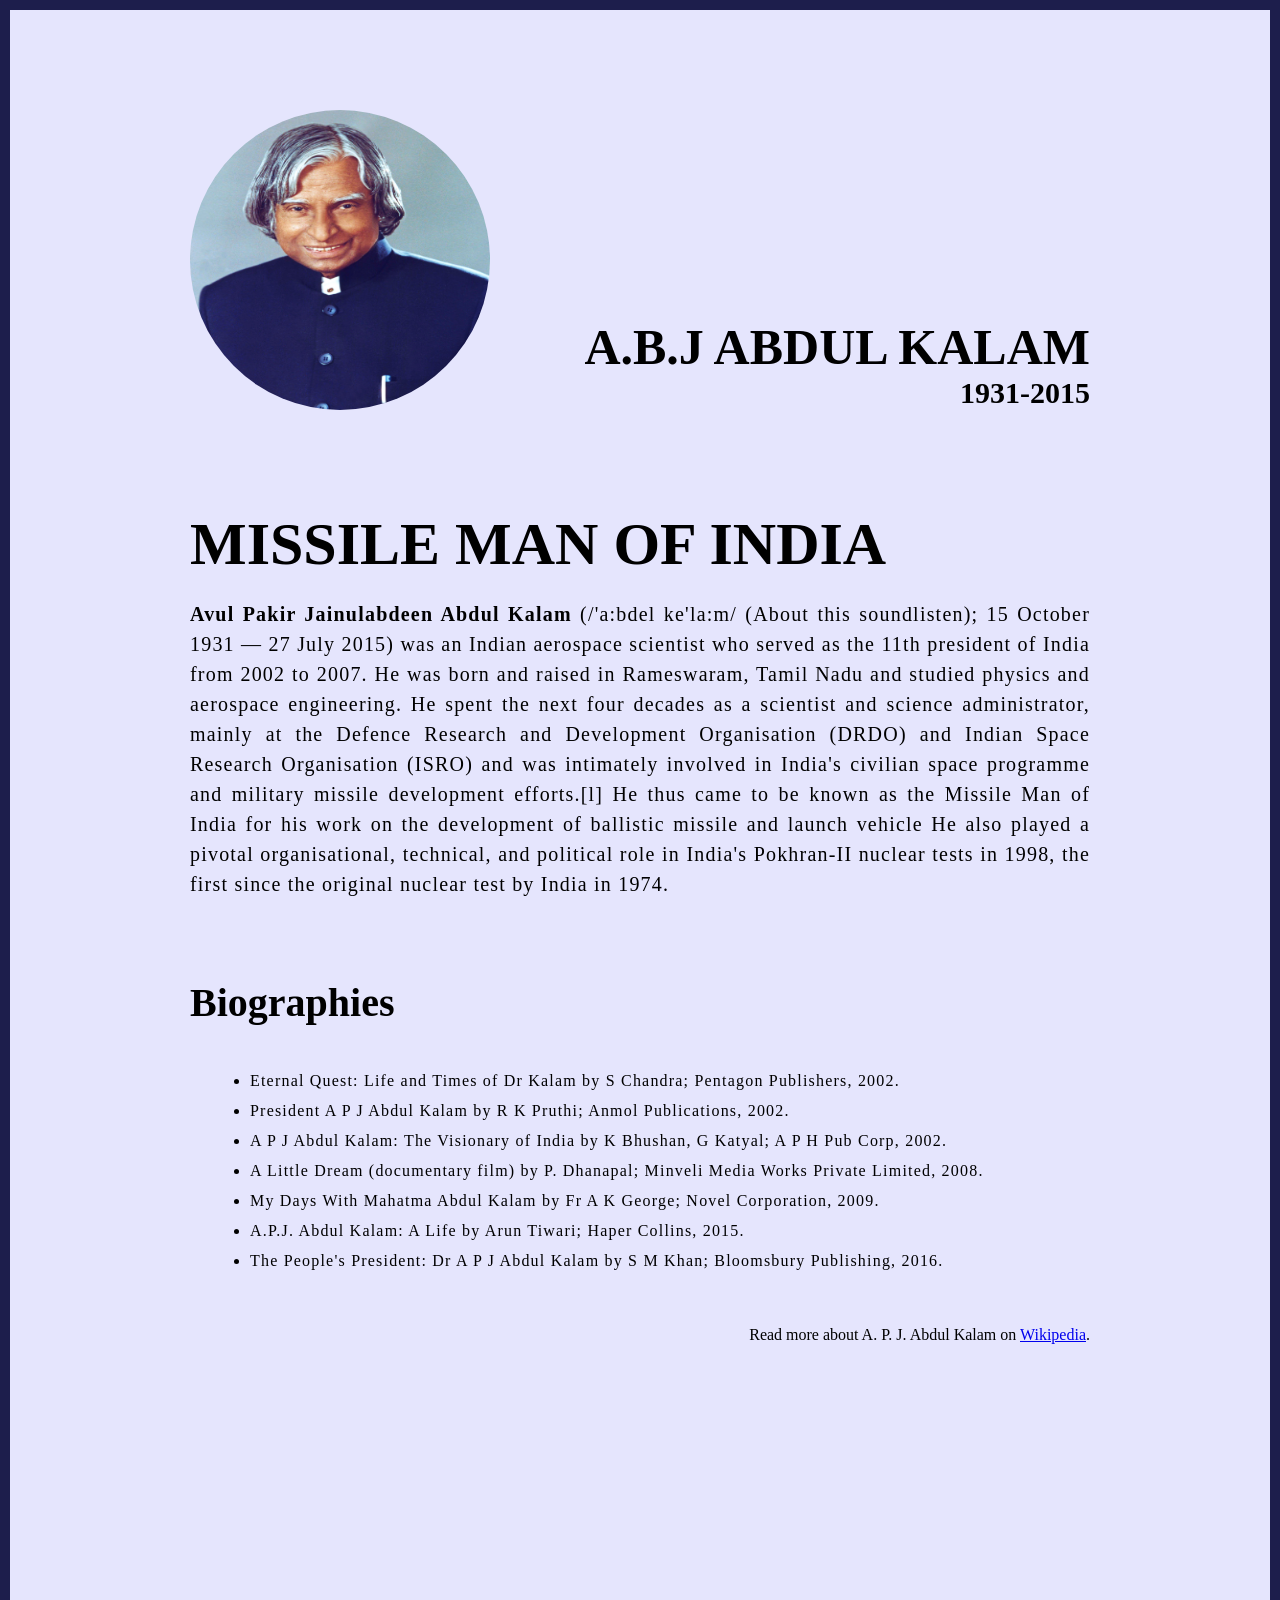
<file: project 1/index.html>
<!DOCTYPE html>
<html lang="en">
<head>
    <meta charset="UTF-8">
    <meta name="viewport" content="width=device-width, initial-scale=1.0">
    <title>the tribute website| A.B.J abdul kalam</title>
    <link rel="stylesheet" href="style.css">
</head>
<body>
    <div class="container">
         <div class="content"> 

            <section class="top_section">

                <div class="image_container">
                    <img src="./images/A._P._J._Abdul_Kalam.jpg" alt="tribute">

                </div>
                <div>
                    <h1>A.B.J Abdul Kalam</h1>
                    <h4>1931-2015</h4>
                </div>
            </section>
        
            <section class="middle_section">
                <div>
                    <h2>missile man of India</h2>
                   

              <p><b>Avul Pakir Jainulabdeen Abdul Kalam </b>(/'a:bdel ke'la:m/ (About this soundlisten); 15 October 1931 — 27 July 2015) was an Indian
                aerospace scientist who served as the 11th president of India from 2002 to 2007. He was born and raised in Rameswaram, Tamil
                Nadu and studied physics and aerospace engineering. He spent the next four decades as a scientist and science administrator,
                mainly at the Defence Research and Development Organisation (DRDO) and Indian Space Research Organisation (ISRO) and was
                intimately involved in India's civilian space programme and military missile development efforts.[l] He thus came to be known as
                the Missile Man of India for his work on the development of ballistic missile and launch vehicle He also played
                a pivotal organisational, technical, and political role in India's Pokhran-II nuclear tests in 1998, the first since the original nuclear
                test by India in 1974.</p>
            </div>
            </section>
            <section class="bottom_section">
                <h4>Biographies</h4>
                <ul><li>Eternal Quest: Life and Times of Dr Kalam by S Chandra; Pentagon Publishers, 2002.</li>
                <li>President A P J Abdul Kalam by R K Pruthi; Anmol Publications, 2002.</li>
                <li>A P J Abdul Kalam: The Visionary of India by K Bhushan, G Katyal; A P H Pub Corp, 2002.</li>
                <li>A Little Dream (documentary film) by P. Dhanapal; Minveli Media Works Private Limited, 2008.</li>
                <li>My Days With Mahatma Abdul Kalam by Fr A K George; Novel Corporation, 2009.</li>
                <li>A.P.J. Abdul Kalam: A Life by Arun Tiwari; Haper Collins, 2015.</li>
                <li>The People's President: Dr A P J Abdul Kalam by S M Khan; Bloomsbury Publishing, 2016.</li>
                </ul>
            </section>
            <footer class="footer">
                <p>Read more about A. P. J. Abdul Kalam on  <a href="https://en.wikipedia.org/wiki/A._P._J._Abdul_Kalam">  Wikipedia</a>.</p>
                </footer>
         </div>
    </div>
</body>
</html>
</file>
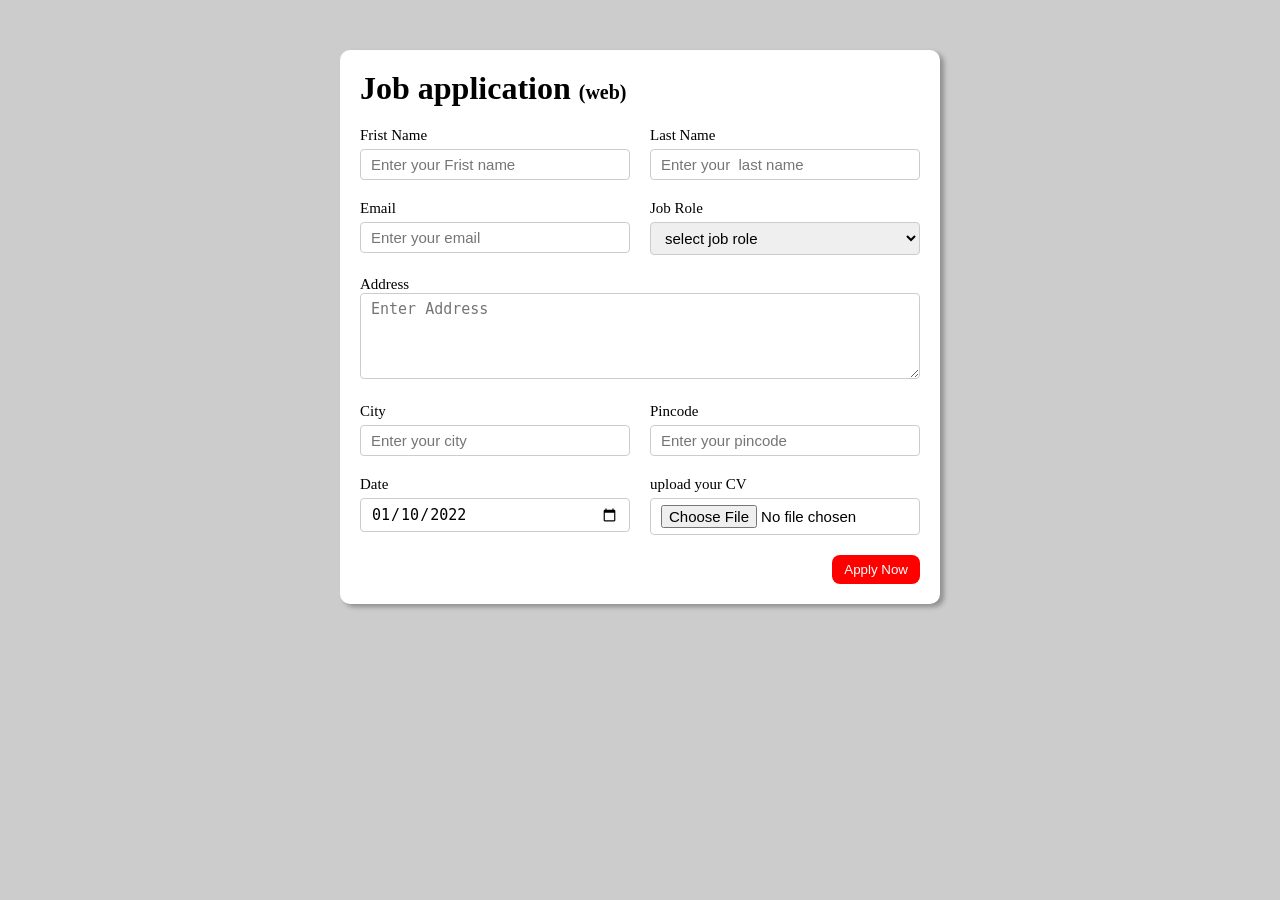
<file: project 2/index.html>
<!DOCTYPE html>
<html lang="en">
<head>
    <meta charset="UTF-8">
    <meta name="viewport" content="width=device-width, initial-scale=1.0">
    <title>Job application form</title>
    <link rel="stylesheet" href="style.css">
</head>
<body>
    <div class="container">
        <div class="apply_box">
            <h1>Job application <span class="tittle_small">(web)</span></h1>
            <form action="">
                <div class="form_container">

                    <div class="form_control">
                        <label for="frist_name">Frist Name</label>
                        <input type=" text" id="frist_name" name="frist_name" placeholder="Enter your Frist name">
                    </div>


                    <div class="form_control">
                        <label for="last_name">Last Name</label>
                        <input type=" text" id="last_name" name="last_name" placeholder="Enter your  last name">
                    </div>


                    <div class="form_control">
                        <label for="email">Email</label>
                        <input type="email" id="email" name="email" placeholder="Enter your email">
                    </div>


                    <div class="form_control">
                        <label for="job_role">Job Role</label>
                       <select name="job_role" id="job_role">
                        <option value="">select job role</option>
                        <option value="frontend">Frontend Developer </option>
                        <option value="backend">Backend Developer</option>
                        <option value="full_stack">Full Stack</option>
                        <option value="ui_ux">UI UX Developer</option>
                       </select>
                    </div>


                       <div class="address">
                        <label for="address">Address</label>
                        <textarea name="address" id="address" rows="4" cols="50" placeholder="Enter Address"></textarea>
                      </div>

                    <div class="form_control">
                        <label for="city">City</label>
                        <input type="text" id="city" name="city" placeholder="Enter your city">
                    </div>

                    <div class="form_control">
                        <label for="pincode">Pincode</label>
                        <input type="number" id="pincode" name="pincode" placeholder="Enter your pincode">
                    </div>

                    <div class="form_control">
                        <label for="date">Date</label>
                        <input type="date" id="date" name="date" value="2022-01-10">
                    </div>

                    <div class="form_control">
                        <label for="upload">upload your CV</label>
                        <input type="file" id="upload" name="upload" >
                    </div>


                    </div>
                    <div class="button_container">

                        <button type="submit">Apply Now </button>
                    </div>
                </div>

            </form>
        </div>
    </div>
</body>
</html>
</file>
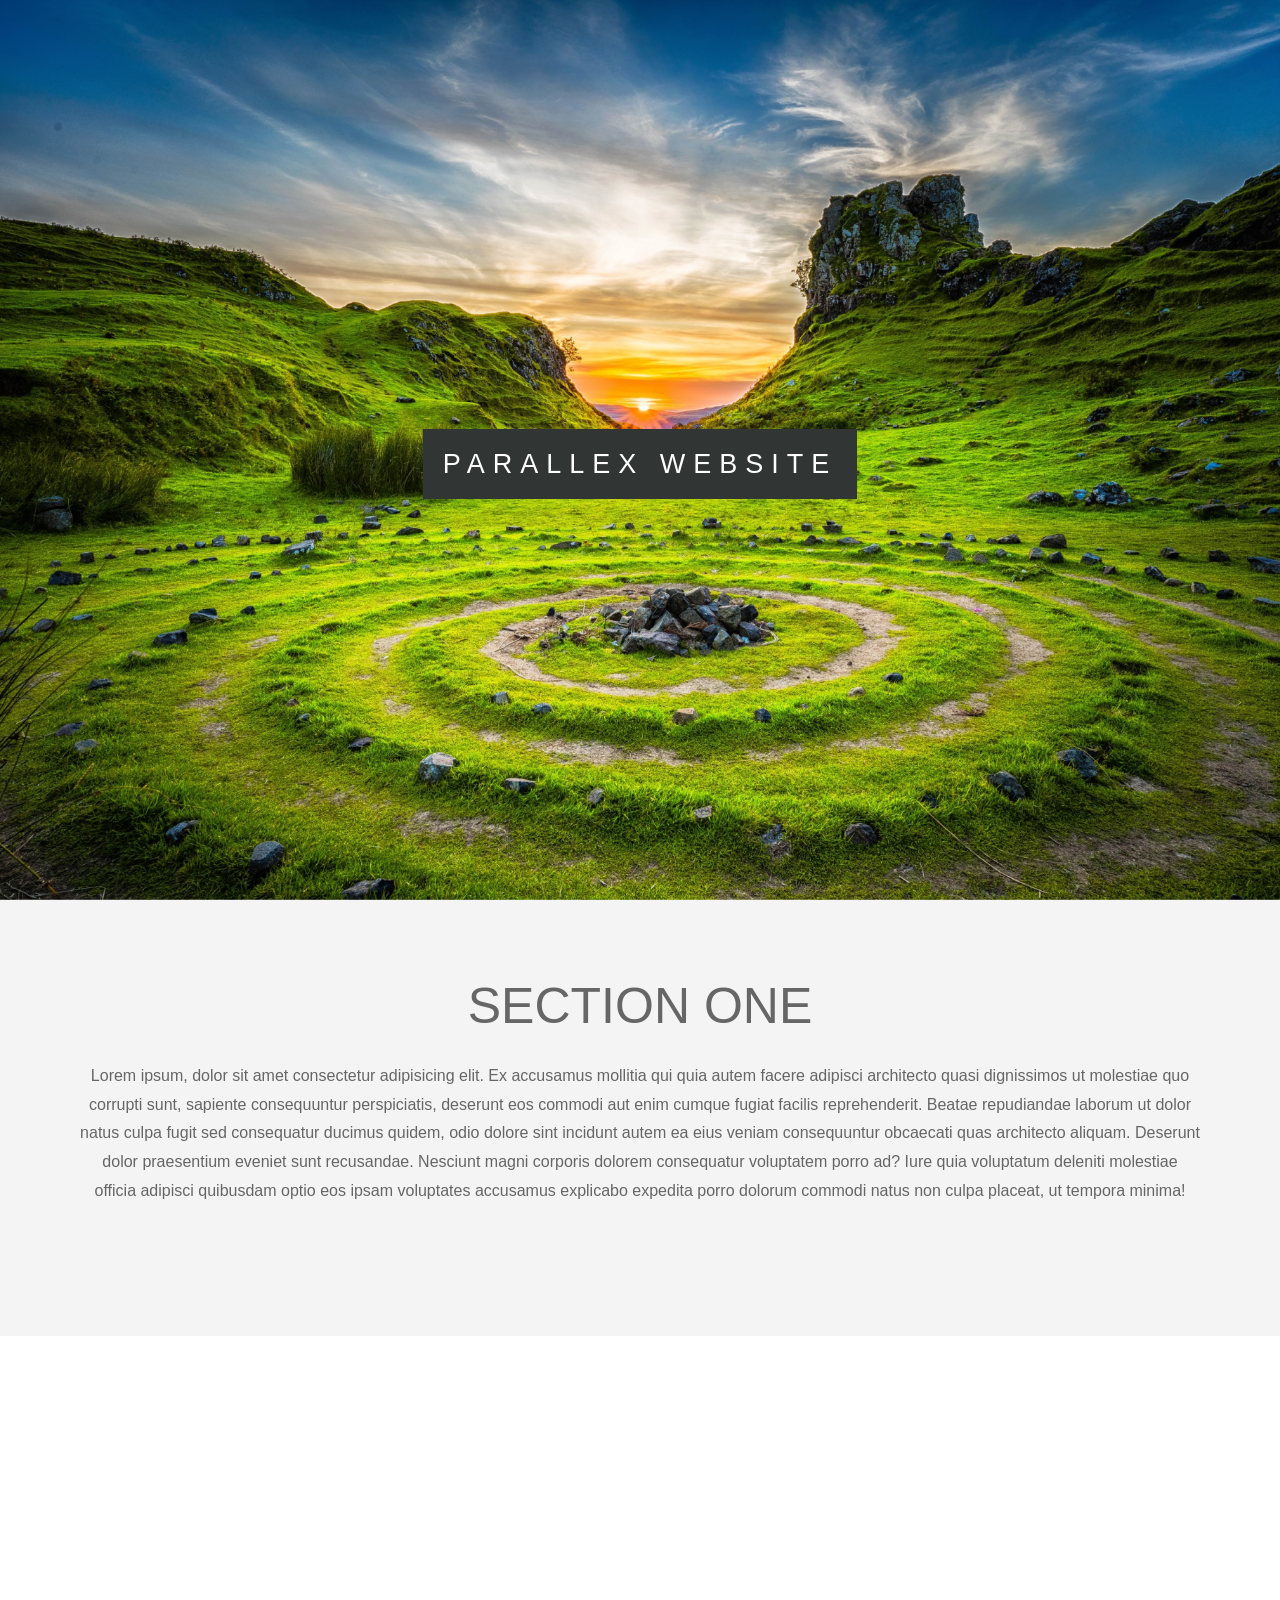
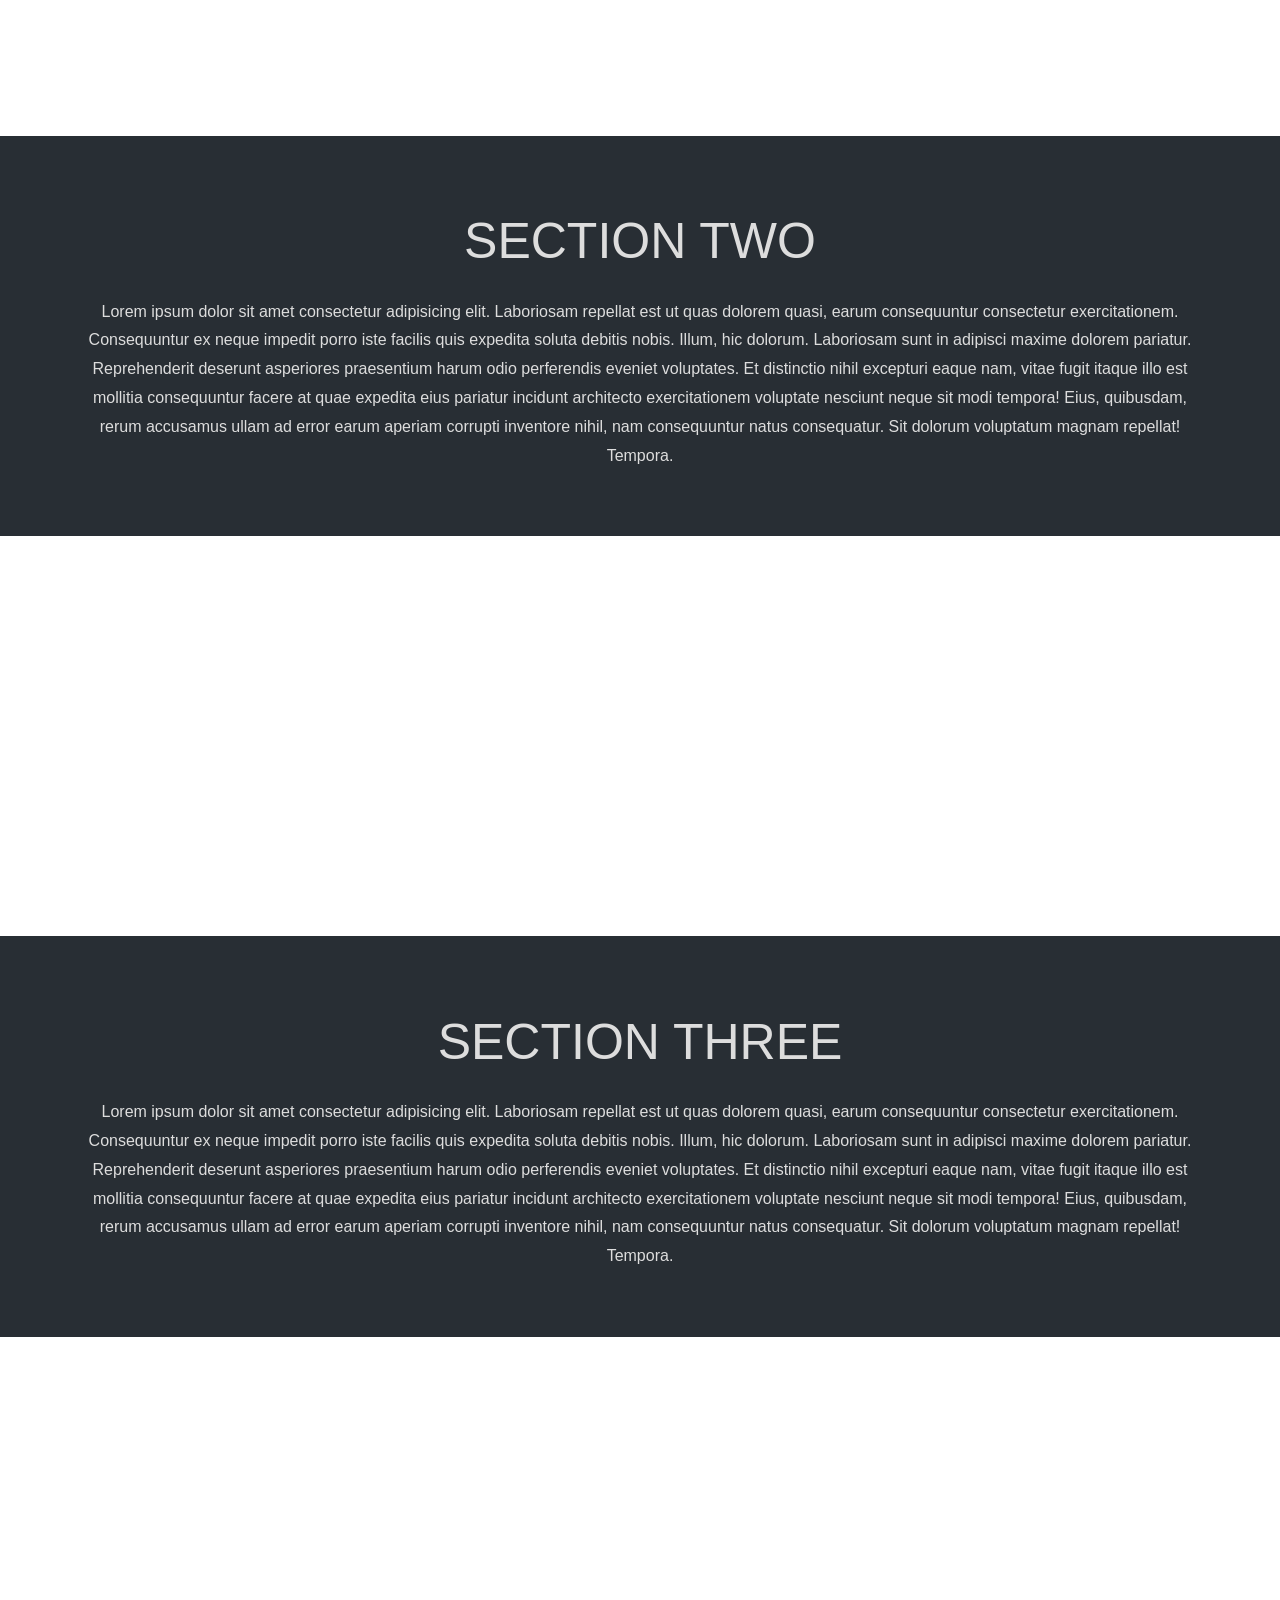
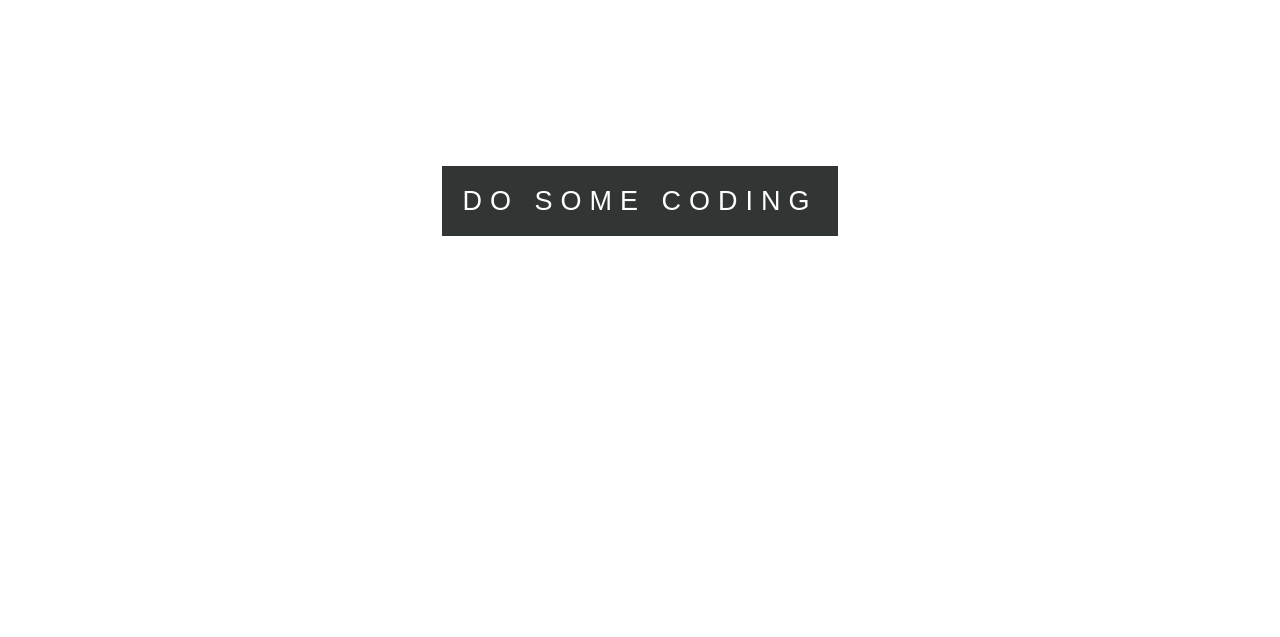
<file: project 3/index.html>
<!DOCTYPE html>
<html lang="en">
<head>
    <meta charset="UTF-8">
    <meta name="viewport" content="width=device-width, initial-scale=1.0">
    <title>parallex website</title>
    <link rel="stylesheet" href="style.css">
</head>
<body>
    <section class="top_section">
                <div class="top_text">
                    <span class="textbg1">
                        parallex website
                    </span>
                </div>
    </section>

    <section class="section_one"> 
              <h2>Section One</h2>
              <p>Lorem ipsum, dolor sit amet consectetur adipisicing elit. Ex accusamus mollitia qui quia autem facere adipisci architecto quasi dignissimos ut molestiae quo corrupti sunt, sapiente consequuntur perspiciatis, deserunt eos commodi aut enim cumque fugiat facilis reprehenderit. Beatae repudiandae laborum ut dolor natus culpa fugit sed consequatur ducimus quidem, odio dolore sint incidunt autem ea eius veniam consequuntur obcaecati quas architecto aliquam. Deserunt dolor praesentium eveniet sunt recusandae. Nesciunt magni corporis dolorem consequatur voluptatem porro ad? Iure quia voluptatum deleniti molestiae officia adipisci quibusdam optio eos ipsam voluptates accusamus explicabo expedita porro dolorum commodi natus non culpa placeat, ut tempora minima!</p>
    </section>



    <section class="middle_section">
               <div class="top_text">
                <span class="textbg2">
                    explore nature
                </span>
               </div>
    </section>


    <section class="section_two"> 
        <h2>Section two</h2>
        <p>Lorem ipsum dolor sit amet consectetur adipisicing elit. Laboriosam repellat est ut quas dolorem quasi, earum consequuntur consectetur exercitationem. Consequuntur ex neque impedit porro iste facilis quis expedita soluta debitis nobis. Illum, hic dolorum. Laboriosam sunt in adipisci maxime dolorem pariatur. Reprehenderit deserunt asperiores praesentium harum odio perferendis eveniet voluptates. Et distinctio nihil excepturi eaque nam, vitae fugit itaque illo est mollitia consequuntur facere at quae expedita eius pariatur incidunt architecto exercitationem voluptate nesciunt neque sit modi tempora! Eius, quibusdam, rerum accusamus ullam ad error earum aperiam corrupti inventore nihil, nam consequuntur natus consequatur. Sit dolorum voluptatum magnam repellat! Tempora.</p>
</section>



<section class="bottom_section">
    <div class="top_text">
     <span class="textbg3">
         look,deep into the nature
     </span>
    </div>
</section>


<section class="section_two"> 
<h2>Section three</h2>
<p>Lorem ipsum dolor sit amet consectetur adipisicing elit. Laboriosam repellat est ut quas dolorem quasi, earum consequuntur consectetur exercitationem. Consequuntur ex neque impedit porro iste facilis quis expedita soluta debitis nobis. Illum, hic dolorum. Laboriosam sunt in adipisci maxime dolorem pariatur. Reprehenderit deserunt asperiores praesentium harum odio perferendis eveniet voluptates. Et distinctio nihil excepturi eaque nam, vitae fugit itaque illo est mollitia consequuntur facere at quae expedita eius pariatur incidunt architecto exercitationem voluptate nesciunt neque sit modi tempora! Eius, quibusdam, rerum accusamus ullam ad error earum aperiam corrupti inventore nihil, nam consequuntur natus consequatur. Sit dolorum voluptatum magnam repellat! Tempora.</p>
</section>


<section class="top_section">
    <div class="top_text">
        <span class="textbg1">
            do some coding
        </span>
    </div>
</section>
</body>
</html>
</file>
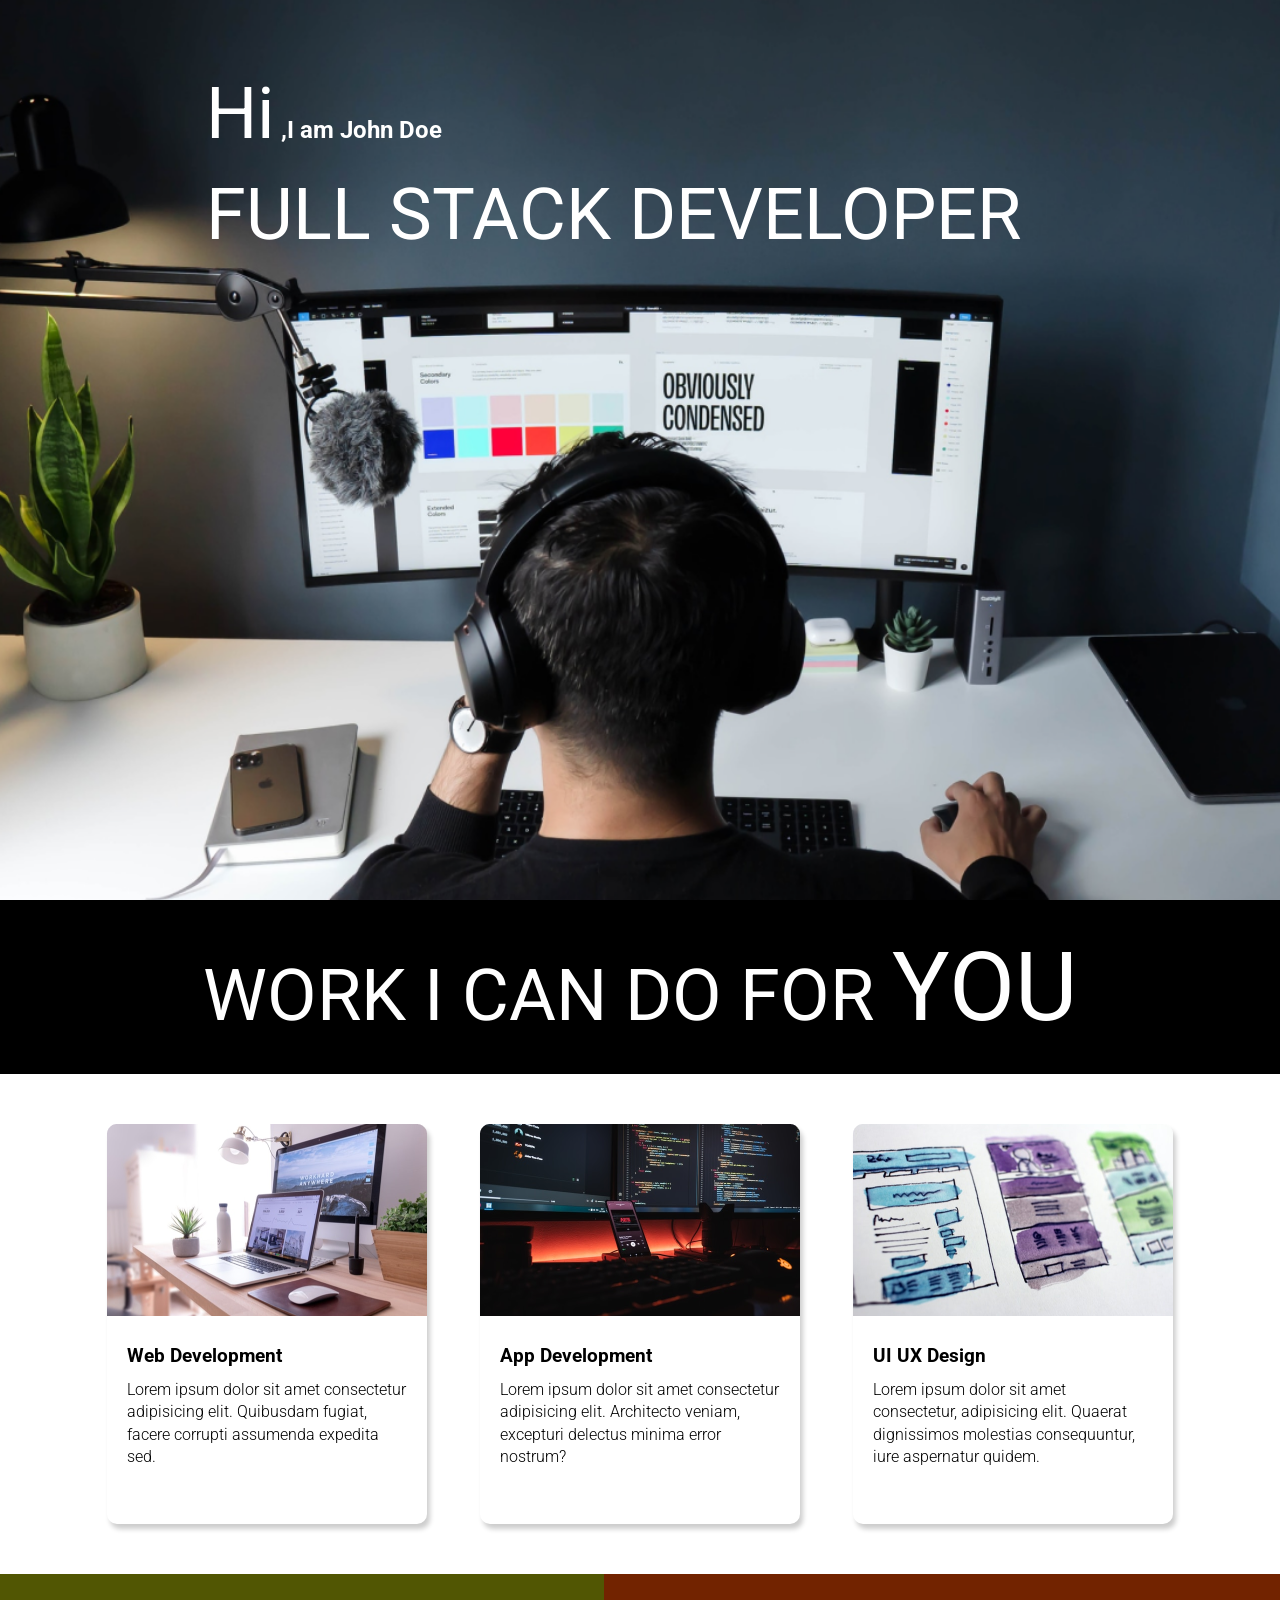
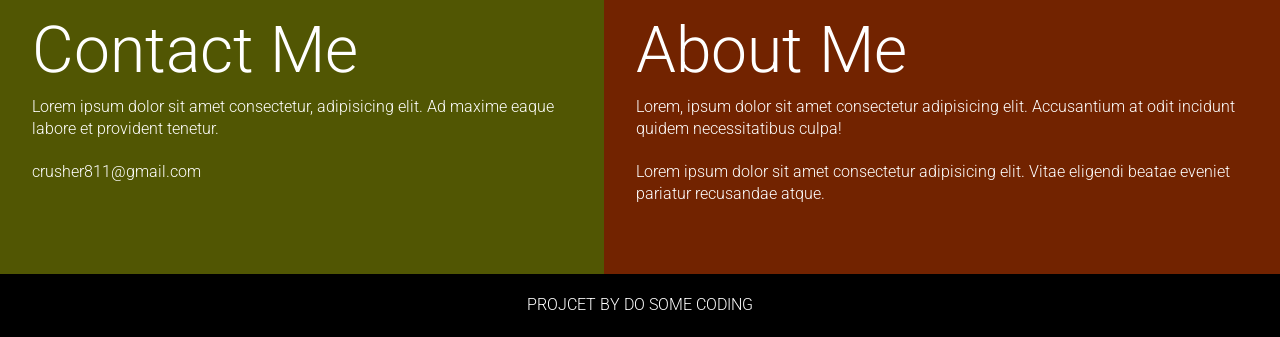
<file: project 4/index.html>
<!DOCTYPE html>
<html lang="en">

<head>
    <meta charset="UTF-8">
    <meta name="viewport" content="width=device-width, initial-scale=1.0">
    <title>Developer landing page</title>
    <link rel="stylesheet" href="style.css">
</head>

<body>
    <section class="hero_section">
        <div class="text_container">
            <h2><span class="lg_text">Hi</span> ,I am John Doe</h2>
            <h1 class="lg_text">FULL STACK DEVELOPER</h1>
        </div>
    </section>

    <section class="black_box">
        <h2>WORK I CAN DO FOR <span class="black_text">YOU</span></h2>
    </section>

    <section class="work">

        <div class="grid_item">
            <div class="card">
                <div class="image_container">
                    <img src="images/web.png" alt="web Development">
                    <div class="card_container">
                        <h3> Web Development</h3>
                        <p>Lorem ipsum dolor sit amet consectetur adipisicing elit. Quibusdam fugiat, facere corrupti
                            assumenda expedita sed.</p>
                    </div>
                </div>
            </div>
        </div>


        <div class="grid_item">
            <div class="card">
                <div class="image_container">
                    <img src="images/mobile.png" alt="app Development">
                    <div class="card_container">
                        <h3> App Development</h3>
                        <p>Lorem ipsum dolor sit amet consectetur adipisicing elit. Architecto veniam, excepturi
                            delectus minima error nostrum?</p>
                    </div>
                </div>
            </div>
        </div>


        <div class="grid_item">
            <div class="card">
                <div class="image_container">
                    <img src="images/uiux.png" alt="ui ux Design">
                    <div class="card_container">
                        <h3>UI UX Design</h3>
                        <p>Lorem ipsum dolor sit amet consectetur, adipisicing elit. Quaerat dignissimos molestias
                            consequuntur, iure aspernatur quidem.</p>
                    </div>
                </div>
            </div>
        </div>

    </section>
    <section class="bottom_section">
        <div class="contact">
            <h2>Contact Me</h2>
            <p>Lorem ipsum dolor sit amet consectetur, adipisicing elit. Ad maxime eaque labore et provident tenetur.
            </p>
            <p>crusher811@gmail.com</p>
        </div>
        <div class="about">
            <h2> About Me</h2>
            <p>Lorem, ipsum dolor sit amet consectetur adipisicing elit. Accusantium at odit incidunt quidem
                necessitatibus culpa!</p>
            <p>Lorem ipsum dolor sit amet consectetur adipisicing elit. Vitae eligendi beatae eveniet pariatur
                recusandae atque.</p>
        </div>
    </section>
    <footer>Projcet By Do Some Coding
    </footer>
</body>

</html>
</file>
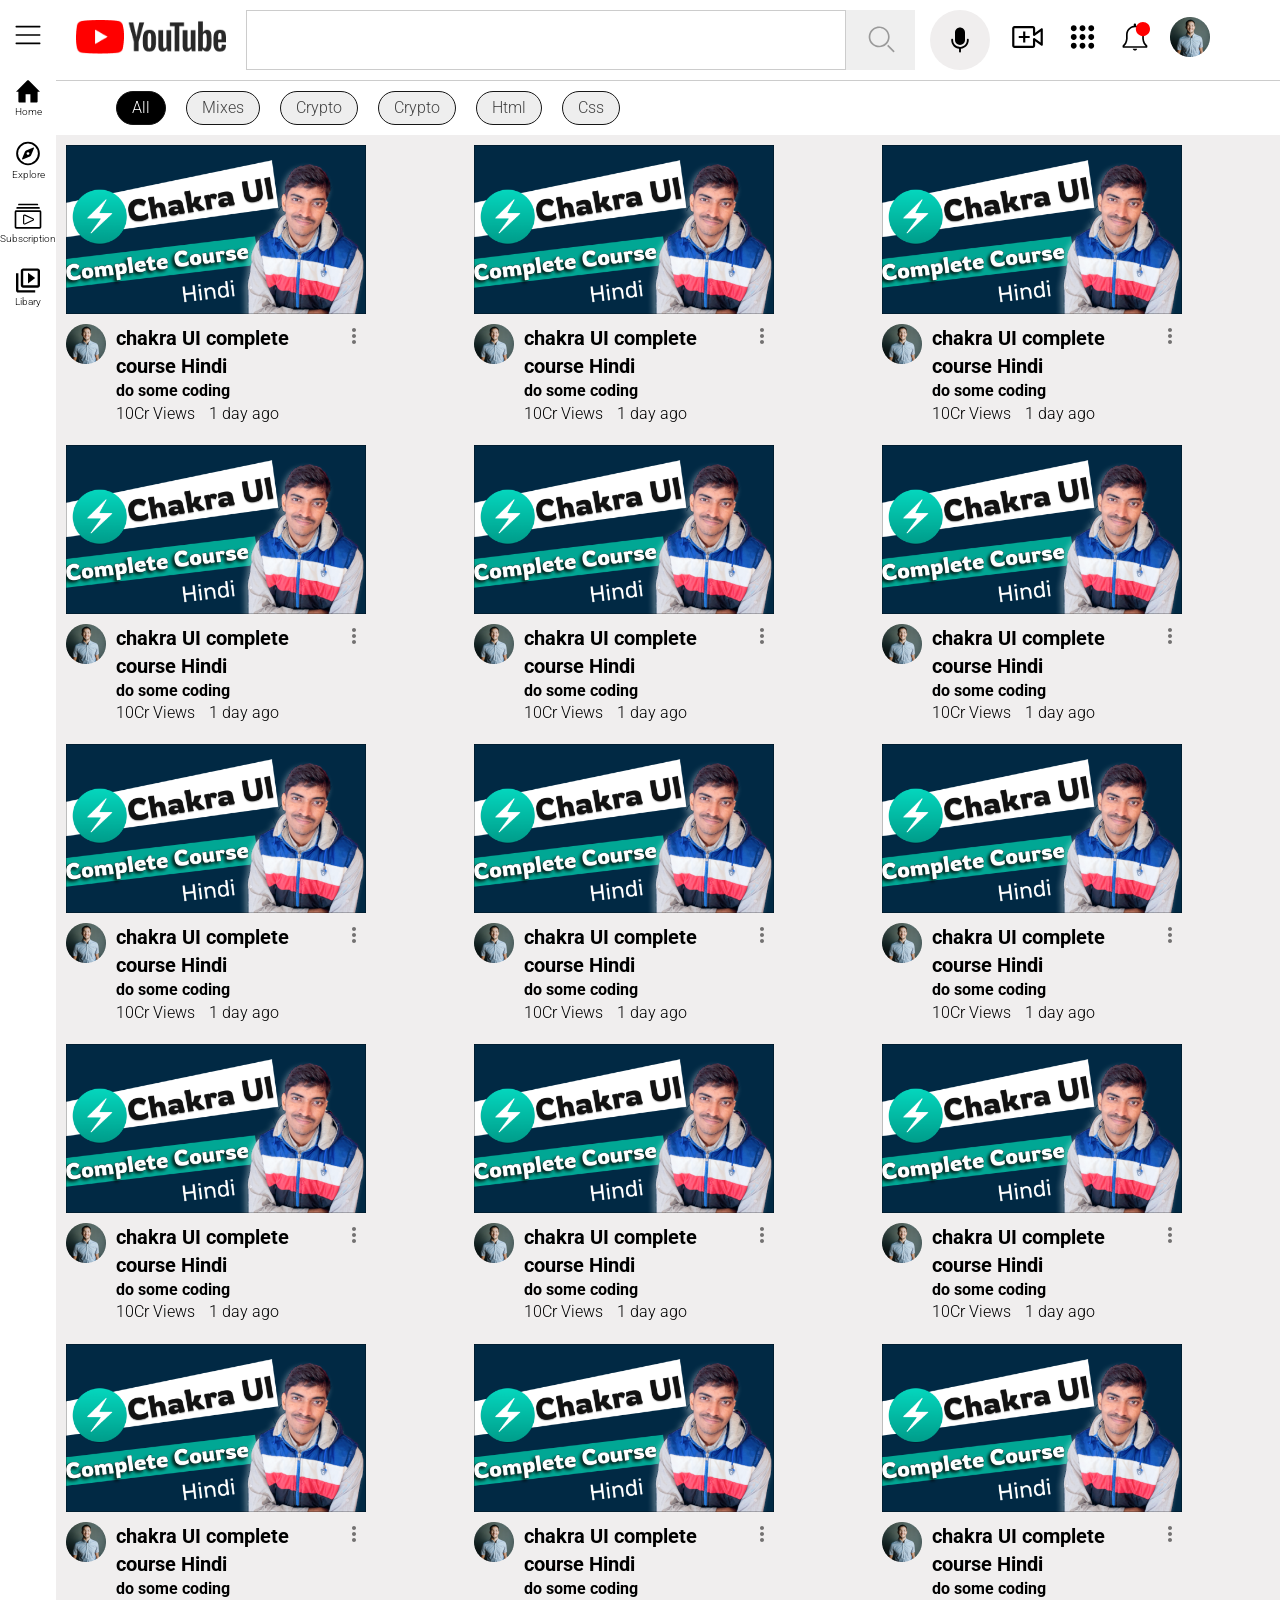
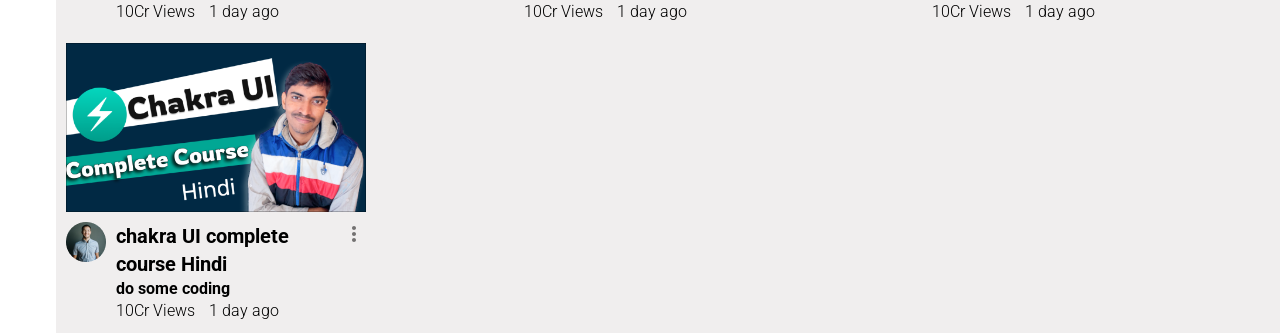
<file: project 7/index.html>
<!DOCTYPE html>
<html lang="en">
  <head>
    <meta charset="UTF-8" />
    <meta name="viewport" content="width=device-width, initial-scale=1.0" />
    <title>Youtube Clone</title>
    <link rel="stylesheet" href="style.css" />
  </head>
  <body>
    <div class="container">
      <aside>
        <div class="bars">
          <img src="icons/bars.svg" alt="bars" />
        </div>

        <div class="side_icons">
          <img src="icons/home.svg" alt="home" />
          <p>Home</p>
        </div>

        <div class="side_icons">
          <img src="icons/compass.svg" alt="explore" />
          <p>Explore</p>
        </div>

        <div class="side_icons">
          <img src="icons/video-gallary.svg" alt="video-gallary" />
          <p>Subscription</p>
        </div>

        <div class="side_icons">
          <img src="icons/video-library.svg" alt="video-library" />
          <p>Libary</p>
        </div>
      </aside>

      <div class="main_container">
        <header>
          <nav>
            <div class="logo">
              <img src="images/youtube-logo.png" alt="youtube logo" />
            </div>

            <div class="center_nav">
              <div class="search">
                <input type="text" />
                <button>
                  <img src="icons/search.svg" alt="search" />
                </button>
              </div>

              <div class="mic">
                <img src="icons/mic.svg" alt="mic" />
              </div>
            </div>

            <div class="side_nav">
              <i>
                <img src="icons/video-add.svg" alt="video-add" />
              </i>

              <i>
                <img src="icons/dot-grid.svg" alt="dot-grid" />
              </i>

              <i>
                <img src="icons/bell.svg" alt="bell" />
              </i>

              <i>
                <img src="images/avatar.png" alt="avatar" />
              </i>
            </div>
          </nav>

          <div class="tags">
            <div class="tag dark">All</div>
            <div class="tag light">Mixes</div>
            <div class="tag light">Crypto</div>
            <div class="tag light">Crypto</div>
            <div class="tag light">Html</div>
            <div class="tag light">Css</div>
          </div>
        </header>

        <main>
          <div class="card_container">
            <div class="card">
              <img src="images/thumbnail.png" alt="thumbnail" />

              <div class="avatar_content">
                <div class="avatar">
                  <img src="images/avatar.png" alt="avatar" />
                </div>

                <div class="content">
                  <h3>chakra UI complete course Hindi</h3>
                  <p class="channel_name">do some coding</p>
                  <div class="content_status">
                    <p>10Cr Views</p>
                    <p>1 day ago</p>
                  </div>
                </div>

                <div class="dots">
                  <img src="icons/dots.svg" alt="" />
                </div>
              </div>
            </div>

            <div class="card">
              <img src="images/thumbnail.png" alt="thumbnail" />

              <div class="avatar_content">
                <div class="avatar">
                  <img src="images/avatar.png" alt="avatar" />
                </div>

                <div class="content">
                  <h3>chakra UI complete course Hindi</h3>
                  <p class="channel_name">do some coding</p>
                  <div class="content_status">
                    <p>10Cr Views</p>
                    <p>1 day ago</p>
                  </div>
                </div>

                <div class="dots">
                  <img src="icons/dots.svg" alt="" />
                </div>
              </div>
            </div>

            <div class="card">
              <img src="images/thumbnail.png" alt="thumbnail" />

              <div class="avatar_content">
                <div class="avatar">
                  <img src="images/avatar.png" alt="avatar" />
                </div>

                <div class="content">
                  <h3>chakra UI complete course Hindi</h3>
                  <p class="channel_name">do some coding</p>
                  <div class="content_status">
                    <p>10Cr Views</p>
                    <p>1 day ago</p>
                  </div>
                </div>

                <div class="dots">
                  <img src="icons/dots.svg" alt="" />
                </div>
              </div>
            </div>

            <div class="card">
              <img src="images/thumbnail.png" alt="thumbnail" />

              <div class="avatar_content">
                <div class="avatar">
                  <img src="images/avatar.png" alt="avatar" />
                </div>

                <div class="content">
                  <h3>chakra UI complete course Hindi</h3>
                  <p class="channel_name">do some coding</p>
                  <div class="content_status">
                    <p>10Cr Views</p>
                    <p>1 day ago</p>
                  </div>
                </div>

                <div class="dots">
                  <img src="icons/dots.svg" alt="" />
                </div>
              </div>
            </div>

            <div class="card">
              <img src="images/thumbnail.png" alt="thumbnail" />

              <div class="avatar_content">
                <div class="avatar">
                  <img src="images/avatar.png" alt="avatar" />
                </div>

                <div class="content">
                  <h3>chakra UI complete course Hindi</h3>
                  <p class="channel_name">do some coding</p>
                  <div class="content_status">
                    <p>10Cr Views</p>
                    <p>1 day ago</p>
                  </div>
                </div>

                <div class="dots">
                  <img src="icons/dots.svg" alt="" />
                </div>
              </div>
            </div>

            <div class="card">
              <img src="images/thumbnail.png" alt="thumbnail" />

              <div class="avatar_content">
                <div class="avatar">
                  <img src="images/avatar.png" alt="avatar" />
                </div>

                <div class="content">
                  <h3>chakra UI complete course Hindi</h3>
                  <p class="channel_name">do some coding</p>
                  <div class="content_status">
                    <p>10Cr Views</p>
                    <p>1 day ago</p>
                  </div>
                </div>

                <div class="dots">
                  <img src="icons/dots.svg" alt="" />
                </div>
              </div>
            </div>

            <div class="card">
              <img src="images/thumbnail.png" alt="thumbnail" />

              <div class="avatar_content">
                <div class="avatar">
                  <img src="images/avatar.png" alt="avatar" />
                </div>

                <div class="content">
                  <h3>chakra UI complete course Hindi</h3>
                  <p class="channel_name">do some coding</p>
                  <div class="content_status">
                    <p>10Cr Views</p>
                    <p>1 day ago</p>
                  </div>
                </div>

                <div class="dots">
                  <img src="icons/dots.svg" alt="" />
                </div>
              </div>
            </div>

            <div class="card">
              <img src="images/thumbnail.png" alt="thumbnail" />

              <div class="avatar_content">
                <div class="avatar">
                  <img src="images/avatar.png" alt="avatar" />
                </div>

                <div class="content">
                  <h3>chakra UI complete course Hindi</h3>
                  <p class="channel_name">do some coding</p>
                  <div class="content_status">
                    <p>10Cr Views</p>
                    <p>1 day ago</p>
                  </div>
                </div>

                <div class="dots">
                  <img src="icons/dots.svg" alt="" />
                </div>
              </div>
            </div>

            <div class="card">
              <img src="images/thumbnail.png" alt="thumbnail" />

              <div class="avatar_content">
                <div class="avatar">
                  <img src="images/avatar.png" alt="avatar" />
                </div>

                <div class="content">
                  <h3>chakra UI complete course Hindi</h3>
                  <p class="channel_name">do some coding</p>
                  <div class="content_status">
                    <p>10Cr Views</p>
                    <p>1 day ago</p>
                  </div>
                </div>

                <div class="dots">
                  <img src="icons/dots.svg" alt="" />
                </div>
              </div>
            </div>

            <div class="card">
              <img src="images/thumbnail.png" alt="thumbnail" />

              <div class="avatar_content">
                <div class="avatar">
                  <img src="images/avatar.png" alt="avatar" />
                </div>

                <div class="content">
                  <h3>chakra UI complete course Hindi</h3>
                  <p class="channel_name">do some coding</p>
                  <div class="content_status">
                    <p>10Cr Views</p>
                    <p>1 day ago</p>
                  </div>
                </div>

                <div class="dots">
                  <img src="icons/dots.svg" alt="" />
                </div>
              </div>
            </div>

            <div class="card">
              <img src="images/thumbnail.png" alt="thumbnail" />

              <div class="avatar_content">
                <div class="avatar">
                  <img src="images/avatar.png" alt="avatar" />
                </div>

                <div class="content">
                  <h3>chakra UI complete course Hindi</h3>
                  <p class="channel_name">do some coding</p>
                  <div class="content_status">
                    <p>10Cr Views</p>
                    <p>1 day ago</p>
                  </div>
                </div>

                <div class="dots">
                  <img src="icons/dots.svg" alt="" />
                </div>
              </div>
            </div>

            <div class="card">
              <img src="images/thumbnail.png" alt="thumbnail" />

              <div class="avatar_content">
                <div class="avatar">
                  <img src="images/avatar.png" alt="avatar" />
                </div>

                <div class="content">
                  <h3>chakra UI complete course Hindi</h3>
                  <p class="channel_name">do some coding</p>
                  <div class="content_status">
                    <p>10Cr Views</p>
                    <p>1 day ago</p>
                  </div>
                </div>

                <div class="dots">
                  <img src="icons/dots.svg" alt="" />
                </div>
              </div>
            </div>

            <div class="card">
              <img src="images/thumbnail.png" alt="thumbnail" />

              <div class="avatar_content">
                <div class="avatar">
                  <img src="images/avatar.png" alt="avatar" />
                </div>

                <div class="content">
                  <h3>chakra UI complete course Hindi</h3>
                  <p class="channel_name">do some coding</p>
                  <div class="content_status">
                    <p>10Cr Views</p>
                    <p>1 day ago</p>
                  </div>
                </div>

                <div class="dots">
                  <img src="icons/dots.svg" alt="" />
                </div>
              </div>
            </div>

            <div class="card">
              <img src="images/thumbnail.png" alt="thumbnail" />

              <div class="avatar_content">
                <div class="avatar">
                  <img src="images/avatar.png" alt="avatar" />
                </div>

                <div class="content">
                  <h3>chakra UI complete course Hindi</h3>
                  <p class="channel_name">do some coding</p>
                  <div class="content_status">
                    <p>10Cr Views</p>
                    <p>1 day ago</p>
                  </div>
                </div>

                <div class="dots">
                  <img src="icons/dots.svg" alt="" />
                </div>
              </div>
            </div>

            <div class="card">
              <img src="images/thumbnail.png" alt="thumbnail" />

              <div class="avatar_content">
                <div class="avatar">
                  <img src="images/avatar.png" alt="avatar" />
                </div>

                <div class="content">
                  <h3>chakra UI complete course Hindi</h3>
                  <p class="channel_name">do some coding</p>
                  <div class="content_status">
                    <p>10Cr Views</p>
                    <p>1 day ago</p>
                  </div>
                </div>

                <div class="dots">
                  <img src="icons/dots.svg" alt="" />
                </div>
              </div>
            </div>

            <div class="card">
              <img src="images/thumbnail.png" alt="thumbnail" />

              <div class="avatar_content">
                <div class="avatar">
                  <img src="images/avatar.png" alt="avatar" />
                </div>

                <div class="content">
                  <h3>chakra UI complete course Hindi</h3>
                  <p class="channel_name">do some coding</p>
                  <div class="content_status">
                    <p>10Cr Views</p>
                    <p>1 day ago</p>
                  </div>
                </div>

                <div class="dots">
                  <img src="icons/dots.svg" alt="" />
                </div>
              </div>
            </div>
          </div>
        </main>
      </div>
    </div>
  </body>
</html>
</file>
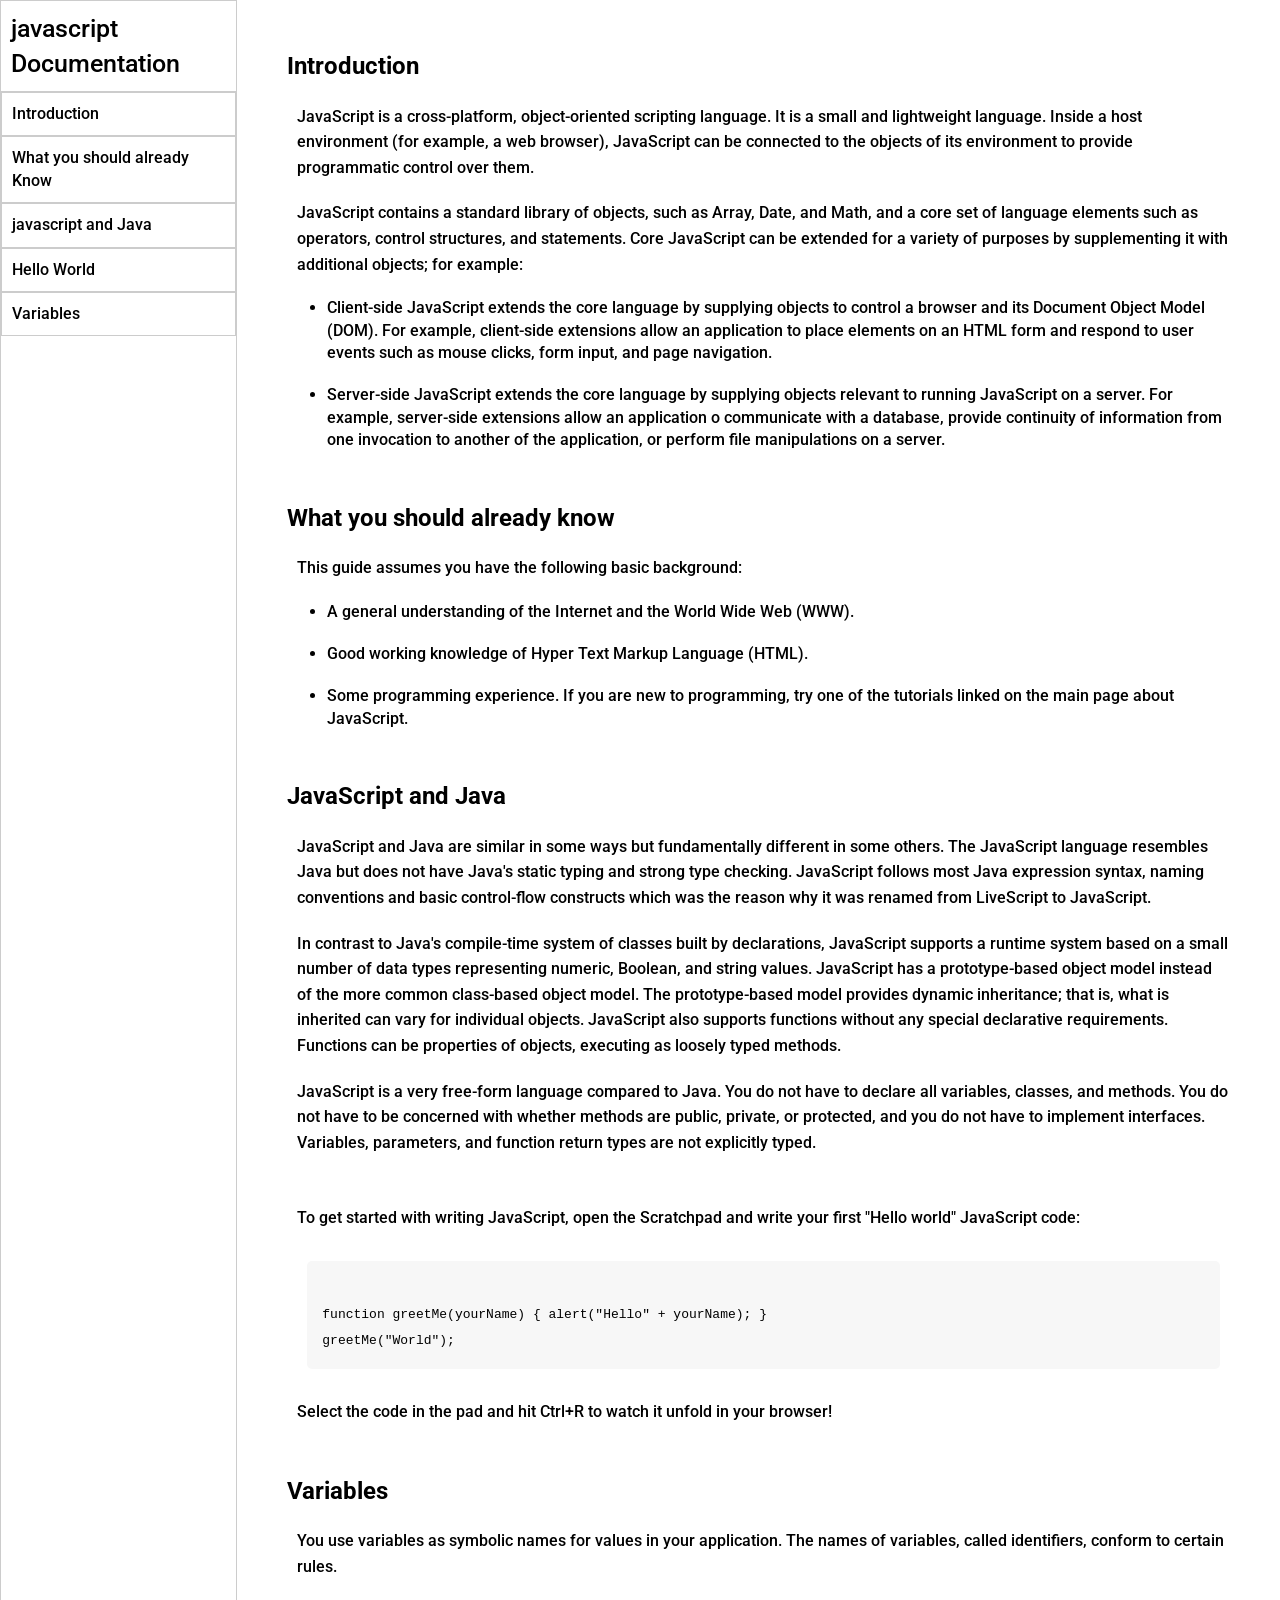
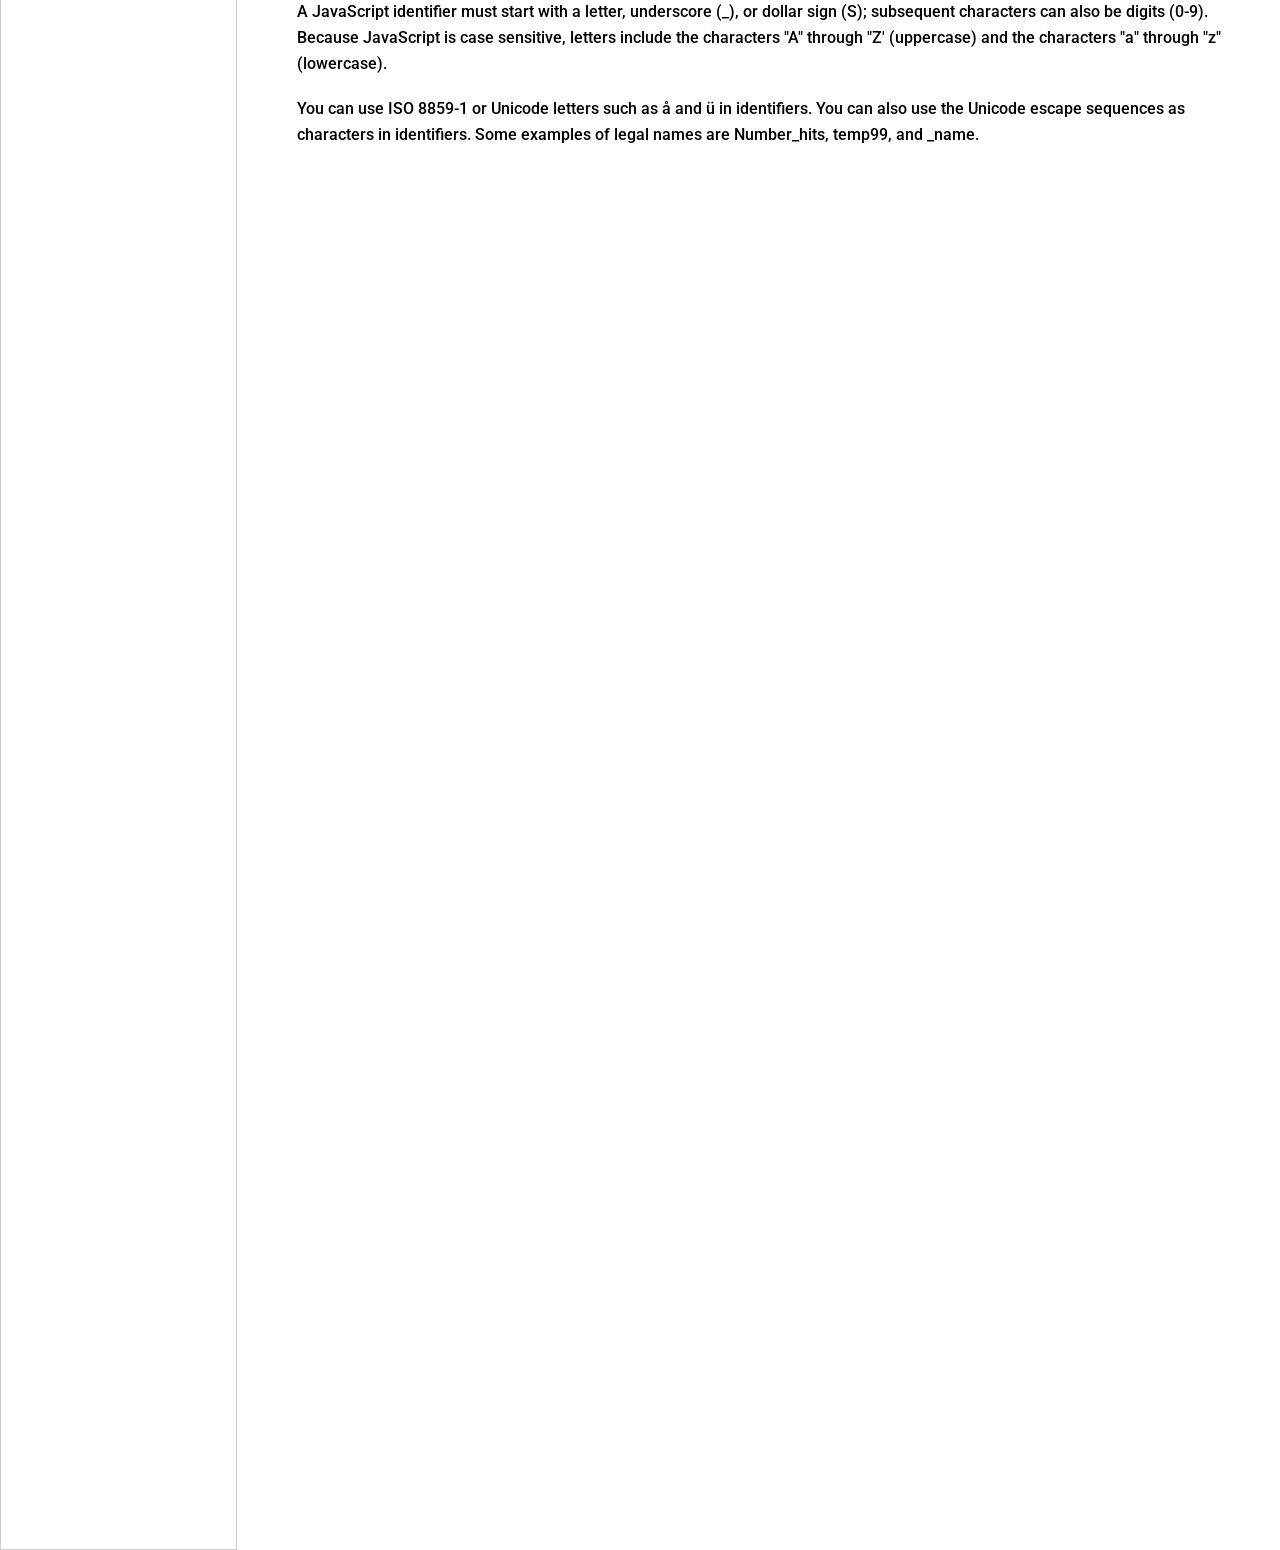
<file: project 8/index.html>
<!DOCTYPE html>
<html lang="en">
  <head>
    <meta charset="UTF-8" />
    <meta name="viewport" content="width=device-width, initial-scale=1.0" />
    <title>javascript Documentation website</title>
    <link rel="stylesheet" href="style.css" />
  </head>
  <body>
    <header>
      <nav>
        <h1>javascript Documentation</h1>
        <ul>
          <a href="#introduction">
            <li>Introduction</li>
          </a>

          <a href="#what_you_should_already_know">
            <li>What you should already Know</li>
          </a>

          <a href="#javascript_and_java">
            <li>javascript and Java</li>
          </a>

          <a href="#hello_world">
            <li>Hello World</li>
          </a>

          <a href="#variables">
            <li>Variables</li>
          </a>
        </ul>
      </nav>
    </header>
    <main>
      <section id="introduction">
        <h2>Introduction</h2>
        <article>
          <p>
            JavaScript is a cross-platform, object-oriented scripting language.
            It is a small and lightweight language. Inside a host environment
            (for example, a web browser), JavaScript can be connected to the
            objects of its environment to provide programmatic control over
            them.
          </p>

          <p>
            JavaScript contains a standard library of objects, such as Array,
            Date, and Math, and a core set of language elements such as
            operators, control structures, and statements. Core JavaScript can
            be extended for a variety of purposes by supplementing it with
            additional objects; for example:
          </p>

          <ul>
            <li>
              Client-side JavaScript extends the core language by supplying
              objects to control a browser and its Document Object Model (DOM).
              For example, client-side extensions allow an application to place
              elements on an HTML form and respond to user events such as mouse
              clicks, form input, and page navigation.
            </li>
            <li>
              Server-side JavaScript extends the core language by supplying
              objects relevant to running JavaScript on a server. For example,
              server-side extensions allow an application o communicate with a
              database, provide continuity of information from one invocation to
              another of the application, or perform file manipulations on a
              server.
            </li>
          </ul>
        </article>
      </section>

      <section id="what_you_should_already_know">
        <h2>What you should already know</h2>
        <article>
          <p>This guide assumes you have the following basic background:</p>

          <ul>
            <li>
              A general understanding of the Internet and the World Wide Web
              (WWW).
            </li>

            <li>
              Good working knowledge of Hyper Text Markup Language (HTML).
            </li>

            <li>
              Some programming experience. If you are new to programming, try
              one of the tutorials linked on the main page about JavaScript.
            </li>
          </ul>
        </article>
      </section>

      <section id="javascript_and_java">
        <h2>JavaScript and Java</h2>
        <article>
          <p>
            JavaScript and Java are similar in some ways but fundamentally
            different in some others. The JavaScript language resembles Java but
            does not have Java's static typing and strong type checking.
            JavaScript follows most Java expression syntax, naming conventions
            and basic control-flow constructs which was the reason why it was
            renamed from LiveScript to JavaScript.
          </p>

          <p>
            In contrast to Java's compile-time system of classes built by
            declarations, JavaScript supports a runtime system based on a small
            number of data types representing numeric, Boolean, and string
            values. JavaScript has a prototype-based object model instead of the
            more common class-based object model. The prototype-based model
            provides dynamic inheritance; that is, what is inherited can vary
            for individual objects. JavaScript also supports functions without
            any special declarative requirements. Functions can be properties of
            objects, executing as loosely typed methods.
          </p>

          <p>
            JavaScript is a very free-form language compared to Java. You do not
            have to declare all variables, classes, and methods. You do not have
            to be concerned with whether methods are public, private, or
            protected, and you do not have to implement interfaces. Variables,
            parameters, and function return types are not explicitly typed.
          </p>
        </article>
      </section>

      <section id="hello_world">
        <article>
          <p>
            To get started with writing JavaScript, open the Scratchpad and
            write your first "Hello world" JavaScript code:
          </p>

          <code>
            function greetMe(yourName) { alert("Hello" + yourName); }
            greetMe("World");
          </code>

          <p>
            Select the code in the pad and hit Ctrl+R to watch it unfold in your
            browser!
          </p>
        </article>
      </section>

      <section id="variables">
        <h2>Variables</h2>
        <article>
          <p>
            You use variables as symbolic names for values in your application.
            The names of variables, called identifiers, conform to certain
            rules.
          </p>
          <p>
            A JavaScript identifier must start with a letter, underscore (_), or
            dollar sign (S); subsequent characters can also be digits (0-9).
            Because JavaScript is case sensitive, letters include the characters
            "A" through "Z' (uppercase) and the characters "a" through "z"
            (lowercase).
          </p>

          <p>
            You can use ISO 8859-1 or Unicode letters such as å and ü in
            identifiers. You can also use the Unicode escape sequences as
            characters in identifiers. Some examples of legal names are
            Number_hits, temp99, and _name.
          </p>
        </article>
      </section>
    </main>
  </body>
</html>
</file>
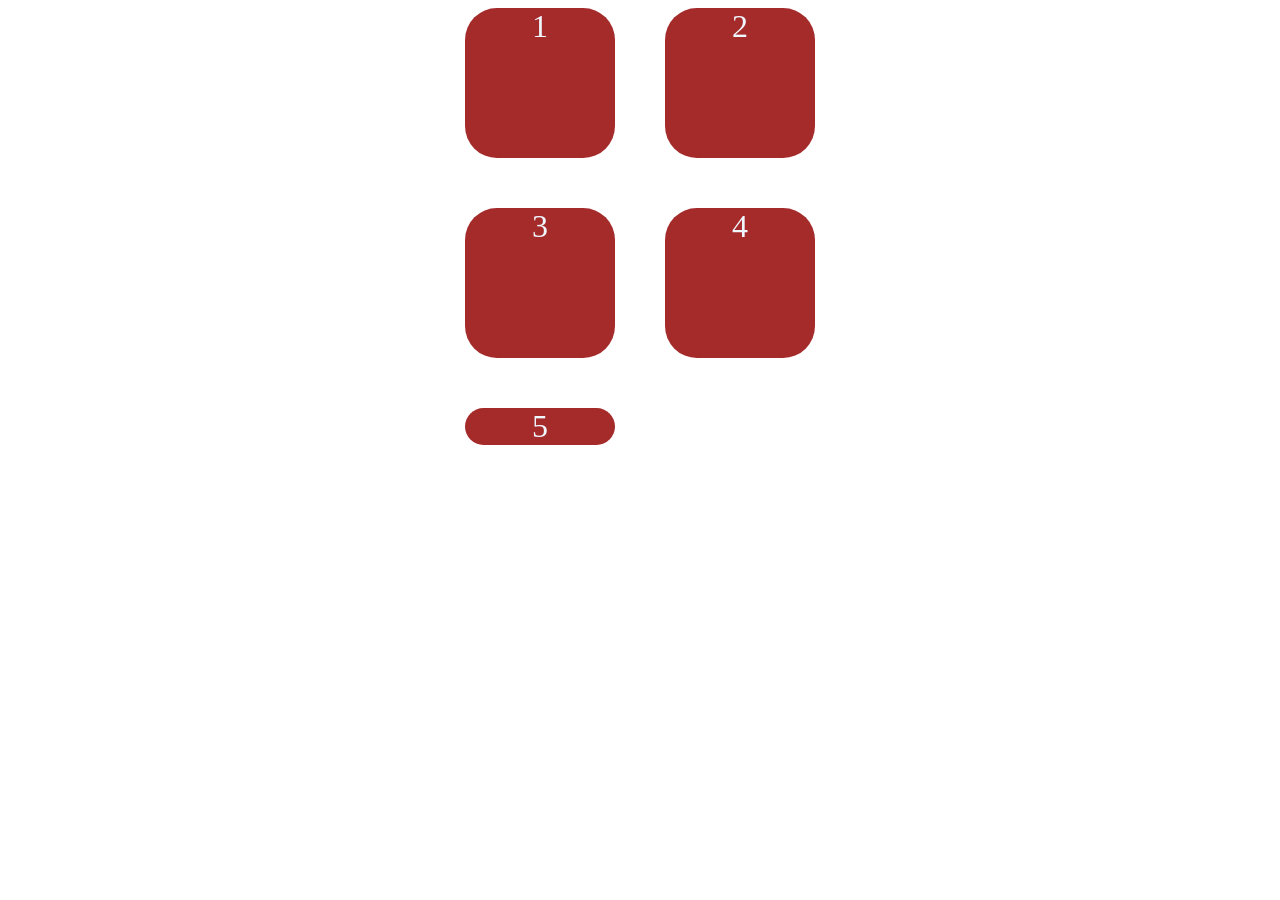
<file: project 5/index2.html>
<!DOCTYPE html>
<html lang="en">
<head>
    <meta charset="UTF-8">
    <meta name="viewport" content="width=device-width, initial-scale=1.0">
    <title>Document</title>
    <link rel="stylesheet" href="style2.css">
</head>
<body>
    <div class="out-container">
          <div class="container">1</div>
          <div class="container">2</div>
          <div class="container">3</div>
          <div class="container">4</div>
          <div class="container">5</div>
    </div>
</body>
</html>
</file>
<file: project 1/style.css>
*{
    margin: 0;
    padding: 0;
    box-sizing: border-box;
}

.container{
   background-color: #e5e5fd;
   /* width: 1000px;
   height: 1000px; */
   min-height: 1000vh;
   border: 10px solid #1d1e4c;
}
.content{
    max-width: 900px;
    margin: 0 auto;
}
.top_section{
    margin-top: 100px;
    justify-content: space-between;
    display: flex;
   align-items:flex-end;
}
.top_section h1{
    font-size: 50px;
    font-weight: bold;
    color: black;
    text-transform: uppercase;
}
.top_section h4{
   text-align: end;
    font-size: 30px;
}
.image_container{
    border-radius: 50%;
    overflow: hidden;

}
.image_container,img{
    width: 300px;
    height: 300px;
}
.middle_section h2{
    font-size: 60px;
    text-transform: uppercase;
    margin-bottom: 20px;
    margin-top: 100px;
    font-weight: 400px;
    
}
.middle_section p{
    font-size: 20px;
    text-align: justify;
    line-height: 30px;
    letter-spacing: 1.2px;
  font-family: 'Times New Roman', Times, serif;
}
.bottom_section h4{
    margin-top: 80px;
    font-size: 40px;
}
.bottom_section ul{
    margin-left: 60px;
    margin-top: 40px;
    line-height: 30px;
    font-family: 'Times New Roman', Times, serif;
    letter-spacing: 1.2px;
}
.footer{
    margin: 50px 0px;
}
.footer p{
    text-align: end;
}
</file>
<file: project 2/style.css>
*{
    margin: 0;
    padding: 0;
    box-sizing: border-box;
}
body{
    background-color:#ccc;
}
.container{
    max-width: 900px;
    margin: 0 auto;
}
.apply_box{
    max-width: 600px;
    padding: 20px;
    background-color: white;
    margin: 0 auto;
    margin-top: 50px;
    box-shadow: 4px 3px 5px rgba(1, 1, 1, 0.3);
    border-radius: 10px;
}
.tittle_small{
    font-size: 20px;
}
.form_container{
    margin-top: 20px;
    display: grid;
    grid-template-columns: repeat(auto-fit,minmax(200px,1fr));
    gap: 20px;
}
.form_control{
    display: flex;
    flex-direction: column;
}
label{
font-size: 15px;
margin-bottom: 5px;
}
input , select , textarea{
    padding: 6px 10px;
    border: 1px solid #ccc;
    border-radius: 4px;
    font-size: 15px;
}
input:focus{
  outline-color: red;
}
.button_container{
    display: flex;
    justify-content: end;
    outline-color: red;
    margin-top: 20px;
}
button{
    background-color: red;
    border: transparent solid 2px;
    padding: 5px 10px;
    border-radius: 8px;
    color: white;
    transition: 0.3s ease-in;
}
button:hover{
    background-color: #ccc;
    border: 2px solid red;
    color: black;
    transition: 0.3s ease-out;
    cursor: pointer;
}
.address{
    grid-column: 1/span 2;

}
.address textarea{
    width: 100%;
}
@media(max-width:460px){
    .address{
        grid-column: 1/span 1;
    
    }
};
</file>
<file: project 3/style.css>
html,body{
    margin: 0;
    height: 100%;
    font-family: "Lato", sans-serif;
    font-weight: 400px;
    font-size: 16px;
    line-height: 1.8em;
    color: #666;
}
.top_section{
    background-image: url(image1.png);
    min-height: 100%;
    
    
}
.middle_section{
    background-image: url(image2.png);
    min-height: 400px;
    
}
.bottom_section{
    background-image: url(image3.png);
    min-height: 400px;
    
}
.middle_section , .top_section,.bottom_section{
    position: relative;
    background-position: center;
    background-size: cover;
    background-repeat: no-repeat;
    background-attachment: fixed;
}
.top_text
{
    position: absolute;
    top: 50%;
    text-align: center;
    width: 100%;
    font-size: 27px;
    color: black;
    letter-spacing: 8px;
    text-transform: uppercase;
}
.textbg1{
    background-color: #313534;
    padding: 20px;
    color: white;
}
.textbg2{
    
    /* background-color: #313534; */
    padding: 20px;
    color: white;
}
.textbg3{
    /* background-color: #313534; */
    padding: 20px;
    color: white;
}
.section_one{
    padding: 50px 80px;
}
.section_one {
    background-color: #f4f4f4;
    color: #666;
   
}
.section_one h2{
    text-align: center;
    font-size: 50px;
    text-transform: uppercase;
    font-weight:100;
}
.section_one p{
    text-align: center;
    /* margin-left: 60px;
    margin-right: 60px; */
    margin-bottom: 80px;
}
.section_two{
    padding: 50px 80px;
}
.section_two {
    background-color: #282e34;
    color: #ddd;
    text-align: center;
}
.section_two h2{
    font-size: 50px;
    text-transform: uppercase;
    font-weight:100;
}
</file>
<file: project 4/style.css>
@import url('https://fonts.googleapis.com/css2?family=Roboto:ital,wght@0,100..900;1,100..900&display=swap');
*{
    margin: 0;
    padding: 0;
    box-sizing: border-box;
}
html,body{
    line-height: 1.4;
    font-weight: 300;
    font-family: "Roboto", serif;
}
.hero_section{
    background-image: url(images/developer.png);
    min-height: 100vh;
    background-position: center;
    background-size: cover;
    background-repeat: no-repeat;
}
.text_container{
    color: white;
    max-width: 900px;
    margin: 0 auto;
    padding-top: 64px;
    padding-left: 16px;
}
.lg_text{
    font-size: 72px;
    font-weight: 400;
}
.black_box{
    background-color:#000;
    padding: 20px;
}
.black_box h2{
    color: white;
    text-align: center;
    font-weight: 400;
    font-size: 72px;
}
.black_text{
     font-size: 96px;
     font-weight: 400;
}
.work{
    display: grid;
    grid-template-columns: repeat(auto-fit,minmax(320px,1fr));  
    gap: 20px;
    /* margin: 20px 0; */
    max-width: 1100px;
    margin: 50px auto;
}
.grid_item{
    display: flex;
    justify-content: center;
    align-items: center;

}
.card{
    max-width: 320px;
    height: 400px;
    border-radius: 10px;
    box-shadow: 3px 5px 5px rgba( 1, 1, 1, 0.2);
    transition: 0.2s ease-in-out;
}
.card:hover{
    transform: scale(1.04);
    box-shadow: 3px 5px 5px rgba( 1, 1, 1, 0.3);
    transition: 0.2s ease-in-out;
    
}
.card_container{
     padding: 20px;
}
.card_container h3{
    margin-bottom: 10px;
}
.bottom_section{
    display: flex;
}
.contact
{
    background-color: #515603;
}
.about{
    background-color: #722300;
}
.contact,.about{
    min-height: 300px;
    padding: 32px;
    color: white;
}
.contact h2,.about h2{
   font-size: 64px;
   font-weight: 300;
}
.contact p,.about p{
    margin-bottom: 20px;
}
footer{
    text-align: center;
    text-transform: uppercase;
    background-color: #000;
    padding: 20px;
    color: white;
}
@media(max-width:786px){
    .hero_section{
        min-height: 50vh;
    }
    .text_container{
        padding: 10px 0;
        text-align: center;
    }
    .lg_text{
        font-size: 32px;
    }
    .black_box h2{
        font-size: 24px;
    }
    .black_box h2 span{
        font-weight: 400;
        font-size: 32px;
    }
    .bottom_section{
        flex-direction: column;
    }
    h1{
        font-size: 32px;
    }
    .contact h2,.about h2{
        font-size: 32px;
    }
}
</file>
<file: project 7/style.css>
@import url('https://fonts.googleapis.com/css2?family=Roboto:ital,wght@0,100..900;1,100..900&display=swap');
*{
    padding: 0;
    margin: 0;
    box-sizing: border-box;

}
html,body{
    line-height: 1.4;
    font-family: "Roboto", sans-serif;
    font-weight: 300;
    scroll-behavior: smooth;
}
nav{
    display: flex;
    justify-content: space-between;
    align-items: center;
    padding: 10px 20px;
}
.logo img{
    width: 150px;
    height: auto;
}

.center_nav{
    display: flex;
}
.search{
    display: flex;
}
.search input{
    min-width: 600px;
    padding: 10px 20px;
    border: 0.5px solid #ccc;
}
.search button{
    border: none;
    padding: 10px 20px;

}
.mic{
    padding: 15px;
    background-color: #f0eeee;
    border-radius: 50%;
    display: grid;
    place-items: center;
    margin-left: 15px;

}
.mic img{
    width: 30px; 
}
.side_nav{
    display: flex;
    justify-content: center;
    align-items: center;
    gap: 20px;
    margin-right: 50px;
}
.tags{
    display: flex;
    padding: 10px 60px;
    gap: 20px;
   border-top: 1px solid #ccc;
}
.tag{
    padding: 5px 15px;
    border-radius: 20px;
    border: 1px solid rgb(22, 22, 22);
}
.dark{
    background-color: black;
    color: white;
}
.light{
    background-color: rgb(238, 238, 238);
    color: rgb(67, 67, 67);
}
.container{
    display: flex;
    
}
aside{
    display: flex;
    flex-direction: column;
    gap: 20px;
    align-items: center;
   
}
.side_icons{
    display: flex;
    flex-direction: column;
    align-items: center;
    justify-content: center;
}
.side_icons img{
    width: 30px;
}
.side_icons p{
    font-size: 10px;
}
.bars{
    margin-top: 20px;
}
.main_container{
    width: 100%;
}
main{
    min-height: 100vh;
    background-color: rgb(240, 238, 238);
}
.card_container{
    display: grid;
    grid-template-columns: repeat(auto-fit,minmax(320px,1fr));
}
.card{
    padding: 10px;
    max-width: 320px;
    display: flex;
    flex-direction: column;
}
.avatar_content{
    padding-top: 10px;
    display: flex;
    gap: 10px;
}
.card h3{
    font-size: 20px;
}
.content{
    display: flex;
    flex-direction: column;
}
.channel_name{
    font-size: 16px;
    font-weight: bold;
}
.content_status{
    display: flex;
    gap: 14px;
}
</file>
<file: project 8/style.css>
@import url('https://fonts.googleapis.com/css2?family=Roboto:ital,wght@0,100..900;1,100..900&display=swap');
*{
    padding: 0;
    margin: 0;
    box-sizing: border-box;
}
html,body{
    font-family: "Roboto", sans-serif;
    font-weight: 300;
    line-height: 1.4;
    scroll-behavior: smooth;
    transition: 2s;
}
a {
    text-decoration: none;
}
body{
    display: flex;
}
header{
    border: 1px solid #ccc;
    height: 350vh;
}
nav h1{
    font-size: 25px;
    font-weight: 500;
    padding: 10px;
    border-bottom: 1px solid #ccc;

}
nav ul{
    list-style: none;
}
nav ul li{
    border: 1px solid #ccc;
    padding: 10px;
    font-weight: 500;
    color: black;
}
nav ul li:hover{
    background-color: #ccc;
    transition: 0.3s ease-in-out;
}

/* main section */

main{
    padding: 50px;
    max-width: 1200px;

}
section{
    margin-bottom: 50px;
    scroll-margin: 50px;
}
section article{
    margin-left: 10px;
    max-width: 1200px;
     display: flex;
    flex-direction: column;
    gap: 20px;
}
section h2{
    margin-bottom: 20px;
}
section article ul {
    display: flex;
    flex-direction: column;
    gap:20px;
    margin-left: 20px;
    font-weight: 500;
}
section article ul li{
    margin-left: 10px
}
section  article p{
    font-weight: 500;
    line-height: 1.6;
}
code{
   
    display: block;
  text-align: left;
  white-space: pre-line;
  line-height: 2;
  background-color: #f7f7f7;
  padding: 15px;
  margin: 10px;
  border-radius: 5px;
}
</file>
<file: project 5/style2.css>
.container{
    /* max-width: 300px; */
    /* max-height: 100px; */
    background-color: brown;
    /* margin-bottom: 30px; */
    align-items: center;
    font-size: 32px;
    border-radius: 32px;
    text-align: center;
    justify-content: space-between;
    color: aliceblue;
}
.out-container{
    /* height: 100%; */
    display: grid;
    /* grid-template-columns:150px 100px  minmax(100px,auto); */
    /* grid-template-rows: minmax(200px,auto) 100px; */
    
    grid-template-columns: repeat(2,150px);
    grid-template-rows: repeat(2,150px);
    grid-row-gap: 50px;
    grid-column-gap: 50px;
    justify-content:center;
    align-content:center;
    grid-column-start: 1;
    grid-column-end: 2;

}
</file>
